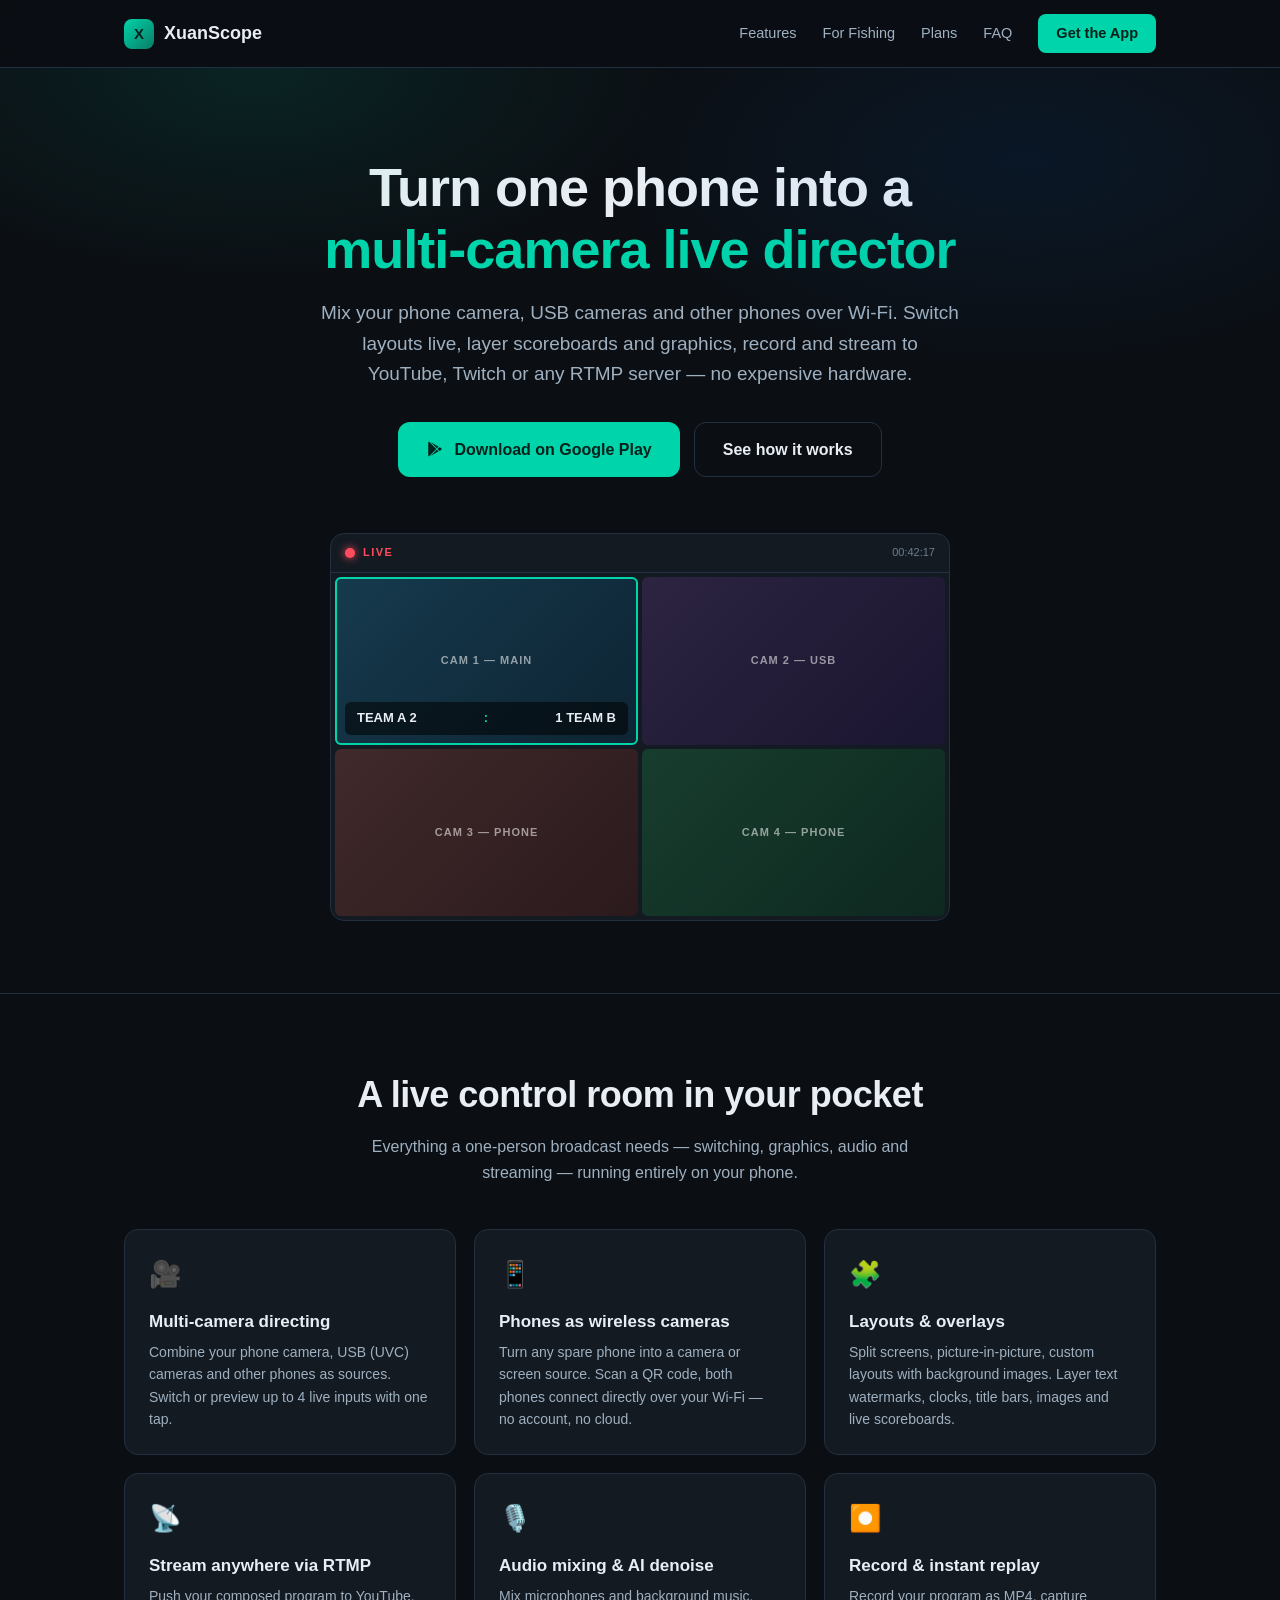
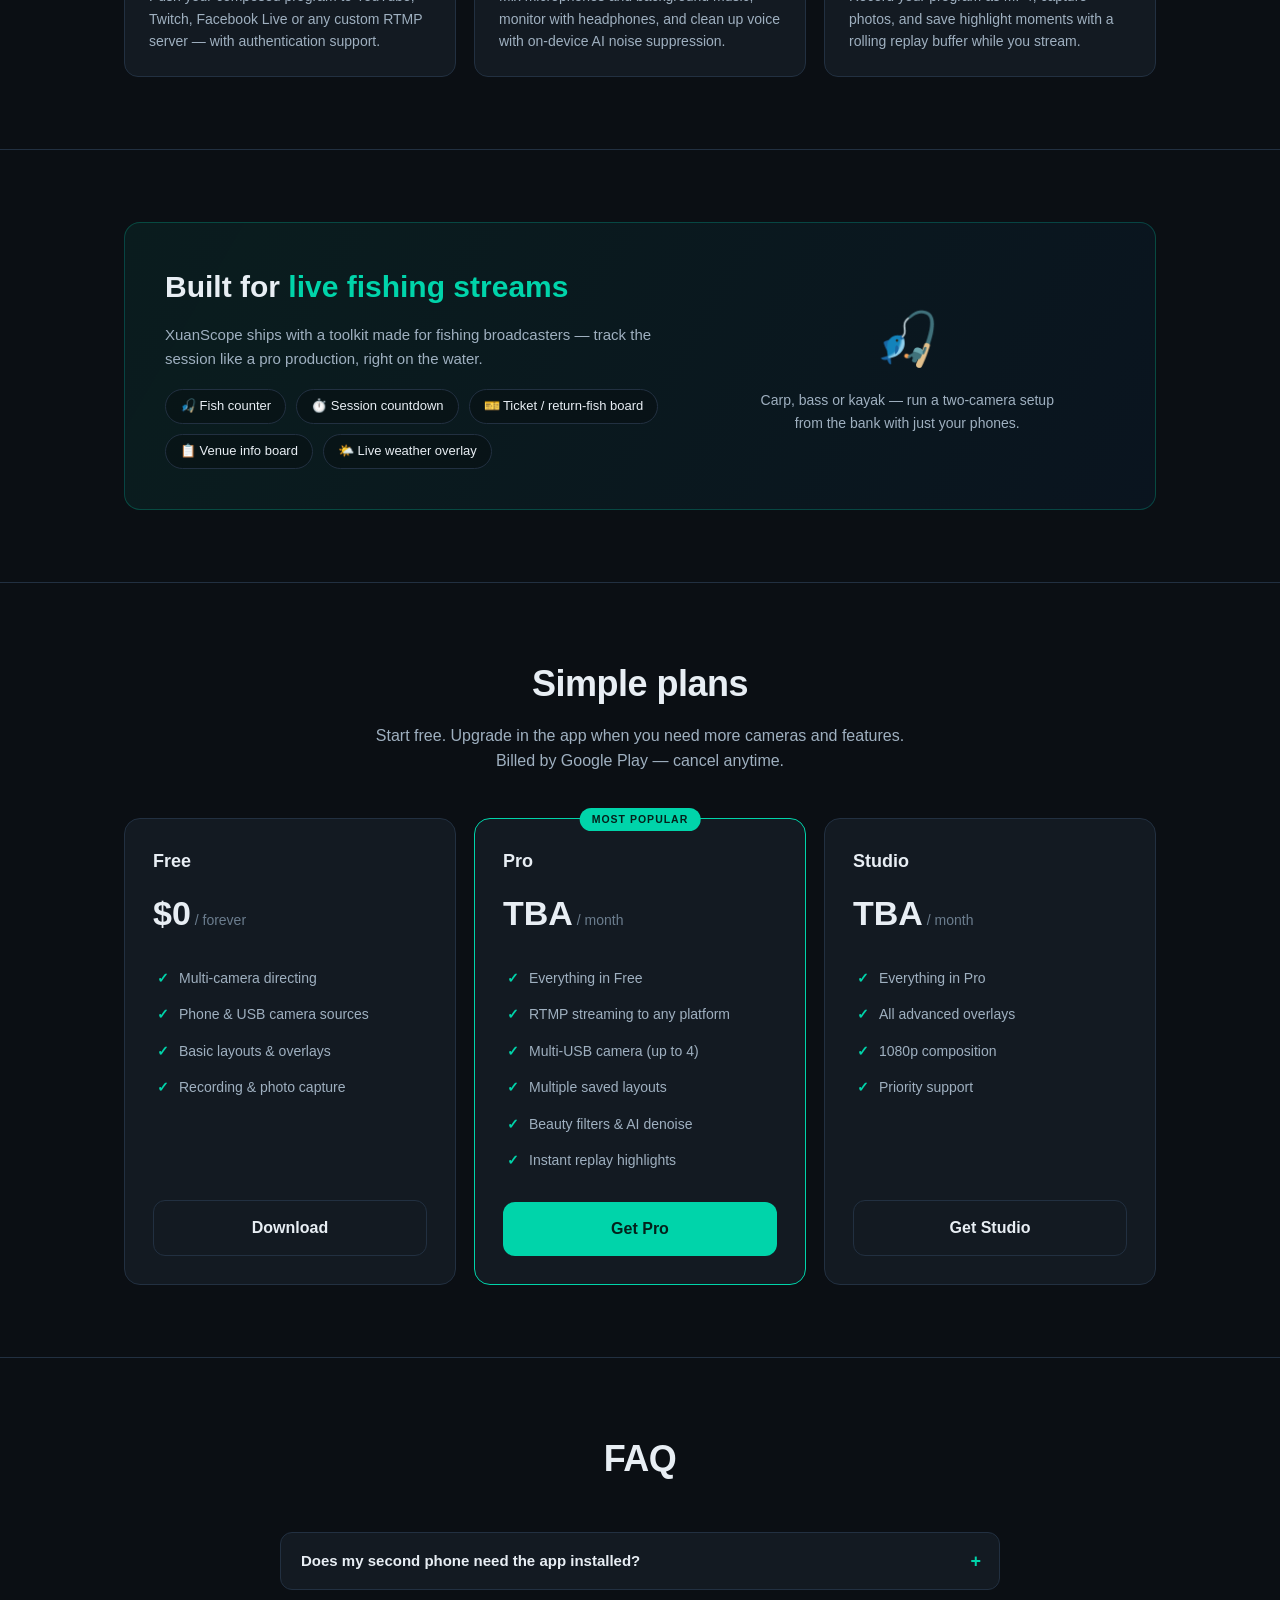
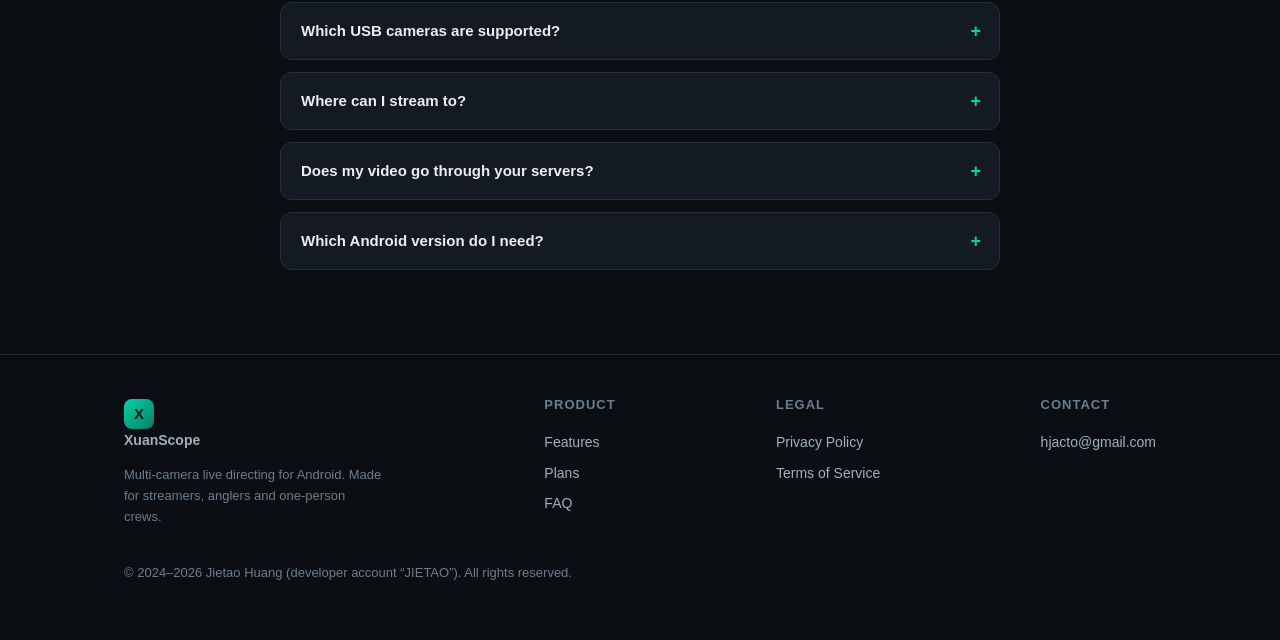
<file: index.html>
<!DOCTYPE html>
<html lang="en">
<head>
  <meta charset="UTF-8">
  <meta name="viewport" content="width=device-width, initial-scale=1.0">
  <title>XuanScope — Turn your phone into a multi-camera live director</title>
  <meta name="description" content="XuanScope turns an Android phone into a multi-camera live switcher: mix your phone camera, USB cameras and other phones, add scoreboards and overlays, and stream to YouTube, Twitch or any RTMP server.">
  <meta property="og:title" content="XuanScope — Multi-camera live director for Android">
  <meta property="og:description" content="One phone. Multiple cameras. Professional live switching, overlays and RTMP streaming.">
  <meta property="og:type" content="website">
  <link rel="stylesheet" href="assets/style.css">
  <link rel="icon" href="data:image/svg+xml,<svg xmlns='http://www.w3.org/2000/svg' viewBox='0 0 100 100'><rect width='100' height='100' rx='22' fill='%2300d4aa'/><text x='50' y='68' font-size='52' text-anchor='middle' font-family='Arial' font-weight='bold' fill='%2304211b'>X</text></svg>">
  <script type="application/ld+json">
  {
    "@context": "https://schema.org",
    "@type": "SoftwareApplication",
    "name": "XuanScope",
    "operatingSystem": "Android",
    "applicationCategory": "MultimediaApplication",
    "offers": { "@type": "Offer", "price": "0", "priceCurrency": "USD" },
    "description": "Multi-camera live directing and video composition for Android."
  }
  </script>
</head>
<body>

<nav>
  <div class="nav-inner">
    <a class="brand" href="./"><span class="brand-badge">X</span>XuanScope</a>
    <div class="nav-links">
      <a href="#features">Features</a>
      <a href="#fishing">For Fishing</a>
      <a href="#plans">Plans</a>
      <a href="#faq">FAQ</a>
      <a class="nav-cta" href="https://play.google.com/store/apps/details?id=com.xuanscope" target="_blank" rel="noopener">Get the App</a>
    </div>
  </div>
</nav>

<header class="hero">
  <div class="container">
    <h1>Turn one phone into a<br><span>multi-camera live director</span></h1>
    <p class="sub">Mix your phone camera, USB cameras and other phones over Wi-Fi. Switch layouts live, layer scoreboards and graphics, record and stream to YouTube, Twitch or any RTMP server — no expensive hardware.</p>
    <div class="hero-ctas">
      <a class="btn-primary" href="https://play.google.com/store/apps/details?id=com.xuanscope" target="_blank" rel="noopener">
        <svg class="play-badge" viewBox="0 0 24 24" fill="currentColor"><path d="M3,20.5V3.5C3,2.91 3.34,2.39 3.84,2.15L13.69,12L3.84,21.85C3.34,21.6 3,21.09 3,20.5M16.81,15.12L6.05,21.34L14.54,12.85L16.81,15.12M20.16,10.81C20.5,11.08 20.75,11.5 20.75,12C20.75,12.5 20.53,12.9 20.18,13.18L17.89,14.5L15.39,12L17.89,9.5L20.16,10.81M6.05,2.66L16.81,8.88L14.54,11.15L6.05,2.66Z"/></svg>
        Download on Google Play
      </a>
      <a class="btn-ghost" href="#features">See how it works</a>
    </div>

    <div class="mockup" aria-hidden="true">
      <div class="mockup-bar">
        <span class="dot live"></span><span class="live-label">LIVE</span>
        <span class="timer">00:42:17</span>
      </div>
      <div class="mockup-grid">
        <div class="pane p1 active"><small>CAM 1 — MAIN</small>
          <div class="mockup-score"><span>TEAM A 2</span><span class="vs">:</span><span>1 TEAM B</span></div>
        </div>
        <div class="pane p2"><small>CAM 2 — USB</small></div>
        <div class="pane p3"><small>CAM 3 — PHONE</small></div>
        <div class="pane p4"><small>CAM 4 — PHONE</small></div>
      </div>
    </div>
  </div>
</header>

<section id="features">
  <div class="container">
    <div class="section-head">
      <h2>A live control room in your pocket</h2>
      <p>Everything a one-person broadcast needs — switching, graphics, audio and streaming — running entirely on your phone.</p>
    </div>
    <div class="grid-3">
      <div class="card"><div class="icon">🎥</div><h3>Multi-camera directing</h3><p>Combine your phone camera, USB (UVC) cameras and other phones as sources. Switch or preview up to 4 live inputs with one tap.</p></div>
      <div class="card"><div class="icon">📱</div><h3>Phones as wireless cameras</h3><p>Turn any spare phone into a camera or screen source. Scan a QR code, both phones connect directly over your Wi-Fi — no account, no cloud.</p></div>
      <div class="card"><div class="icon">🧩</div><h3>Layouts &amp; overlays</h3><p>Split screens, picture-in-picture, custom layouts with background images. Layer text watermarks, clocks, title bars, images and live scoreboards.</p></div>
      <div class="card"><div class="icon">📡</div><h3>Stream anywhere via RTMP</h3><p>Push your composed program to YouTube, Twitch, Facebook Live or any custom RTMP server — with authentication support.</p></div>
      <div class="card"><div class="icon">🎙️</div><h3>Audio mixing &amp; AI denoise</h3><p>Mix microphones and background music, monitor with headphones, and clean up voice with on-device AI noise suppression.</p></div>
      <div class="card"><div class="icon">⏺️</div><h3>Record &amp; instant replay</h3><p>Record your program as MP4, capture photos, and save highlight moments with a rolling replay buffer while you stream.</p></div>
    </div>
  </div>
</section>

<section id="fishing">
  <div class="container">
    <div class="fishing-band">
      <div>
        <h2>Built for <em>live fishing streams</em></h2>
        <p>XuanScope ships with a toolkit made for fishing broadcasters — track the session like a pro production, right on the water.</p>
        <div class="fishing-tags">
          <span class="tag">🎣 Fish counter</span>
          <span class="tag">⏱️ Session countdown</span>
          <span class="tag">🎫 Ticket / return-fish board</span>
          <span class="tag">📋 Venue info board</span>
          <span class="tag">🌤️ Live weather overlay</span>
        </div>
      </div>
      <div class="fishing-visual">
        <div class="big">🎣</div>
        <p style="color:var(--text-dim);font-size:14px;margin-top:8px">Carp, bass or kayak — run a two-camera setup<br>from the bank with just your phones.</p>
      </div>
    </div>
  </div>
</section>

<section id="plans">
  <div class="container">
    <div class="section-head">
      <h2>Simple plans</h2>
      <p>Start free. Upgrade in the app when you need more cameras and features. Billed by Google Play — cancel anytime.</p>
    </div>
    <div class="plan-grid">
      <div class="plan">
        <h3>Free</h3>
        <div class="price">$0<small> / forever</small></div>
        <ul>
          <li>Multi-camera directing</li>
          <li>Phone &amp; USB camera sources</li>
          <li>Basic layouts &amp; overlays</li>
          <li>Recording &amp; photo capture</li>
        </ul>
        <a class="btn-ghost" href="https://play.google.com/store/apps/details?id=com.xuanscope" target="_blank" rel="noopener">Download</a>
      </div>
      <div class="plan highlight">
        <h3>Pro</h3>
        <div class="price">TBA<small> / month</small></div>
        <ul>
          <li>Everything in Free</li>
          <li>RTMP streaming to any platform</li>
          <li>Multi-USB camera (up to 4)</li>
          <li>Multiple saved layouts</li>
          <li>Beauty filters &amp; AI denoise</li>
          <li>Instant replay highlights</li>
        </ul>
        <a class="btn-primary" href="https://play.google.com/store/apps/details?id=com.xuanscope" target="_blank" rel="noopener">Get Pro</a>
      </div>
      <div class="plan">
        <h3>Studio</h3>
        <div class="price">TBA<small> / month</small></div>
        <ul>
          <li>Everything in Pro</li>
          <li>All advanced overlays</li>
          <li>1080p composition</li>
          <li>Priority support</li>
        </ul>
        <a class="btn-ghost" href="https://play.google.com/store/apps/details?id=com.xuanscope" target="_blank" rel="noopener">Get Studio</a>
      </div>
    </div>
  </div>
</section>

<section id="faq">
  <div class="container">
    <div class="section-head"><h2>FAQ</h2></div>
    <div class="faq">
      <details>
        <summary>Does my second phone need the app installed?</summary>
        <div class="faq-body">Yes — install XuanScope on each phone you want to use as a camera. The director phone shows a QR code; the camera phone scans it and connects directly over your local Wi-Fi.</div>
      </details>
      <details>
        <summary>Which USB cameras are supported?</summary>
        <div class="faq-body">Standard UVC devices — webcams and capture cards — work over a USB OTG adapter. Multiple cameras can be mixed depending on your plan.</div>
      </details>
      <details>
        <summary>Where can I stream to?</summary>
        <div class="faq-body">Anywhere that accepts an RTMP stream: YouTube Live, Twitch, Facebook Live, or your own media server. You can also record locally to MP4 without streaming.</div>
      </details>
      <details>
        <summary>Does my video go through your servers?</summary>
        <div class="faq-body">No. XuanScope works entirely on your devices — camera links stay on your local Wi-Fi, and streaming goes directly to the RTMP server you configure. We don't run any media servers. See our <a href="privacy.html">Privacy Policy</a>.</div>
      </details>
      <details>
        <summary>Which Android version do I need?</summary>
        <div class="faq-body">Android 7.0 (API 24) or newer.</div>
      </details>
    </div>
  </div>
</section>

<footer>
  <div class="container">
    <div class="footer-inner">
      <div class="col">
        <a class="brand" href="./"><span class="brand-badge">X</span>XuanScope</a>
        <p style="color:var(--text-faint);font-size:13px;margin-top:10px;max-width:260px">Multi-camera live directing for Android. Made for streamers, anglers and one-person crews.</p>
      </div>
      <div class="col">
        <h4>Product</h4>
        <a href="#features">Features</a>
        <a href="#plans">Plans</a>
        <a href="#faq">FAQ</a>
      </div>
      <div class="col">
        <h4>Legal</h4>
        <a href="privacy.html">Privacy Policy</a>
        <a href="terms.html">Terms of Service</a>
      </div>
      <div class="col">
        <h4>Contact</h4>
        <a href="mailto:hjacto@gmail.com">hjacto@gmail.com</a>
      </div>
    </div>
    <p class="copyright">© 2024–2026 Jietao Huang (developer account “JIETAO”). All rights reserved.</p>
  </div>
</footer>

</body>
</html>
</file>
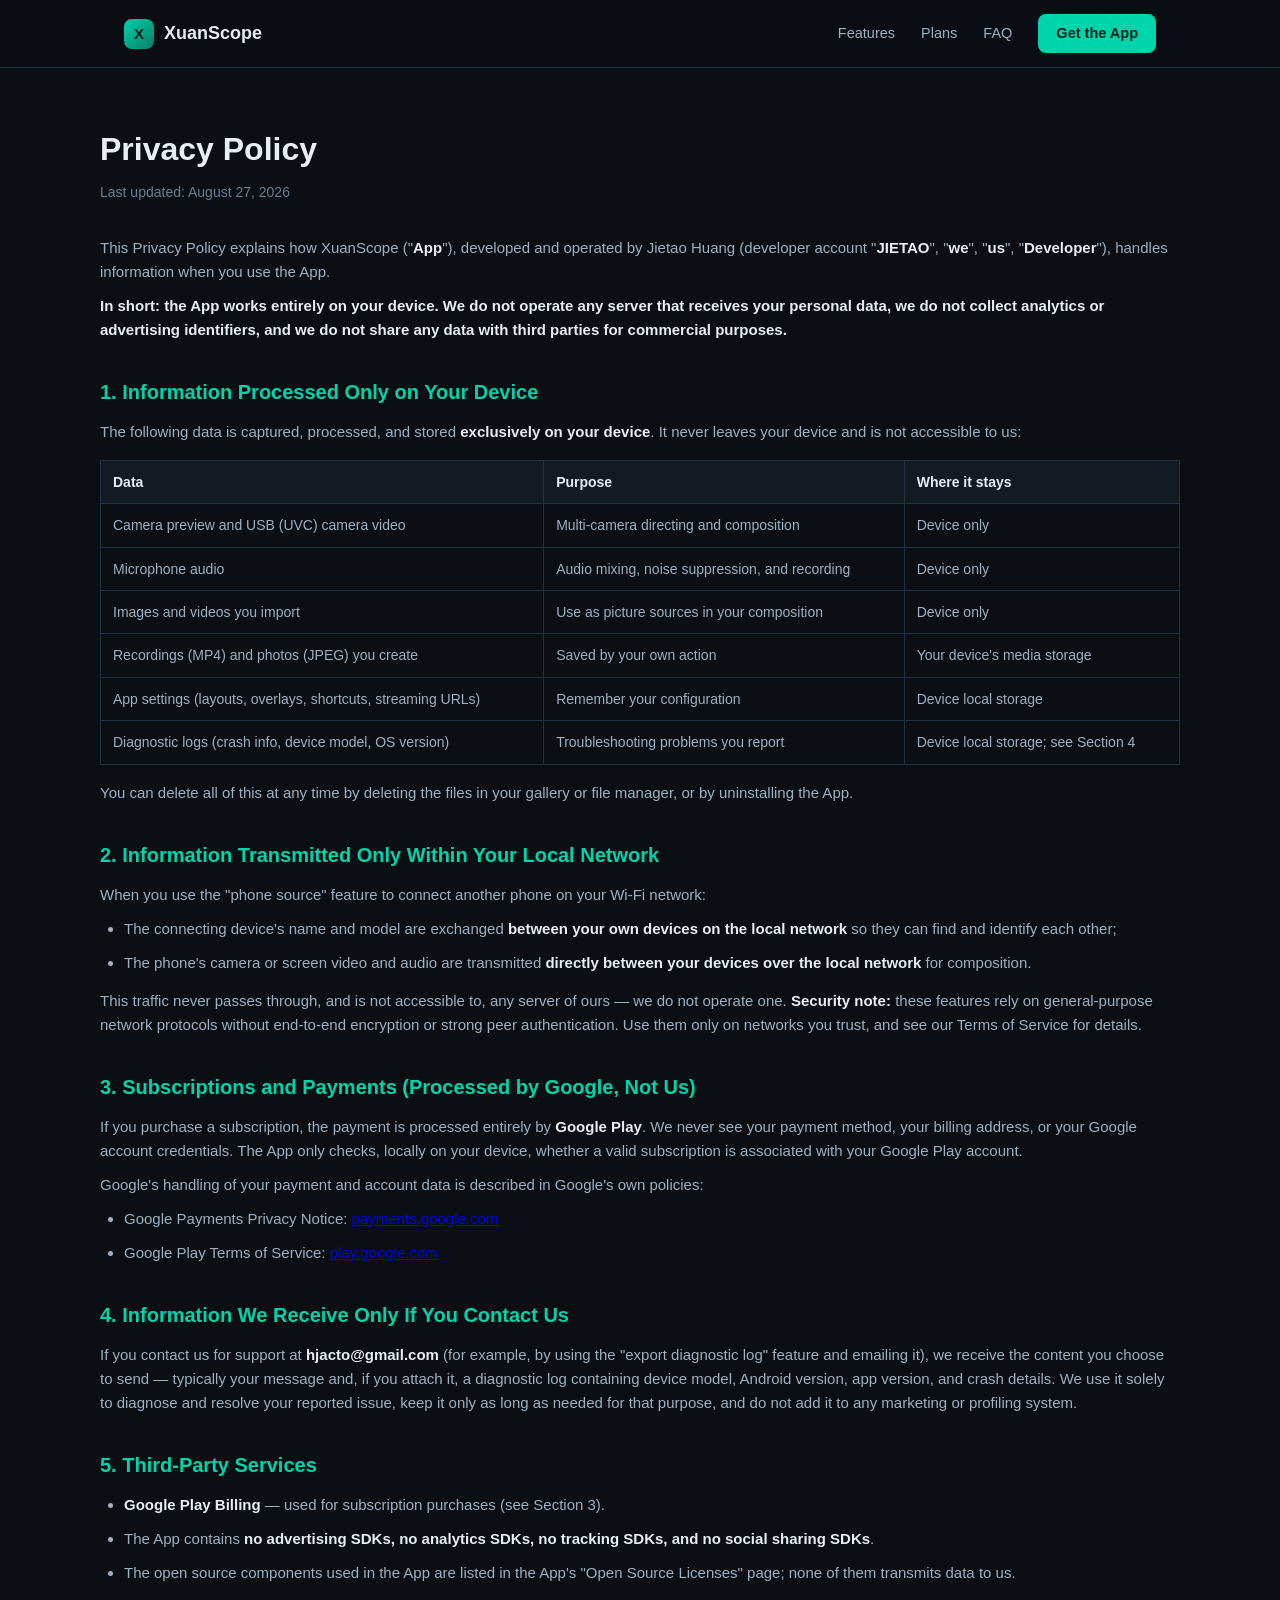
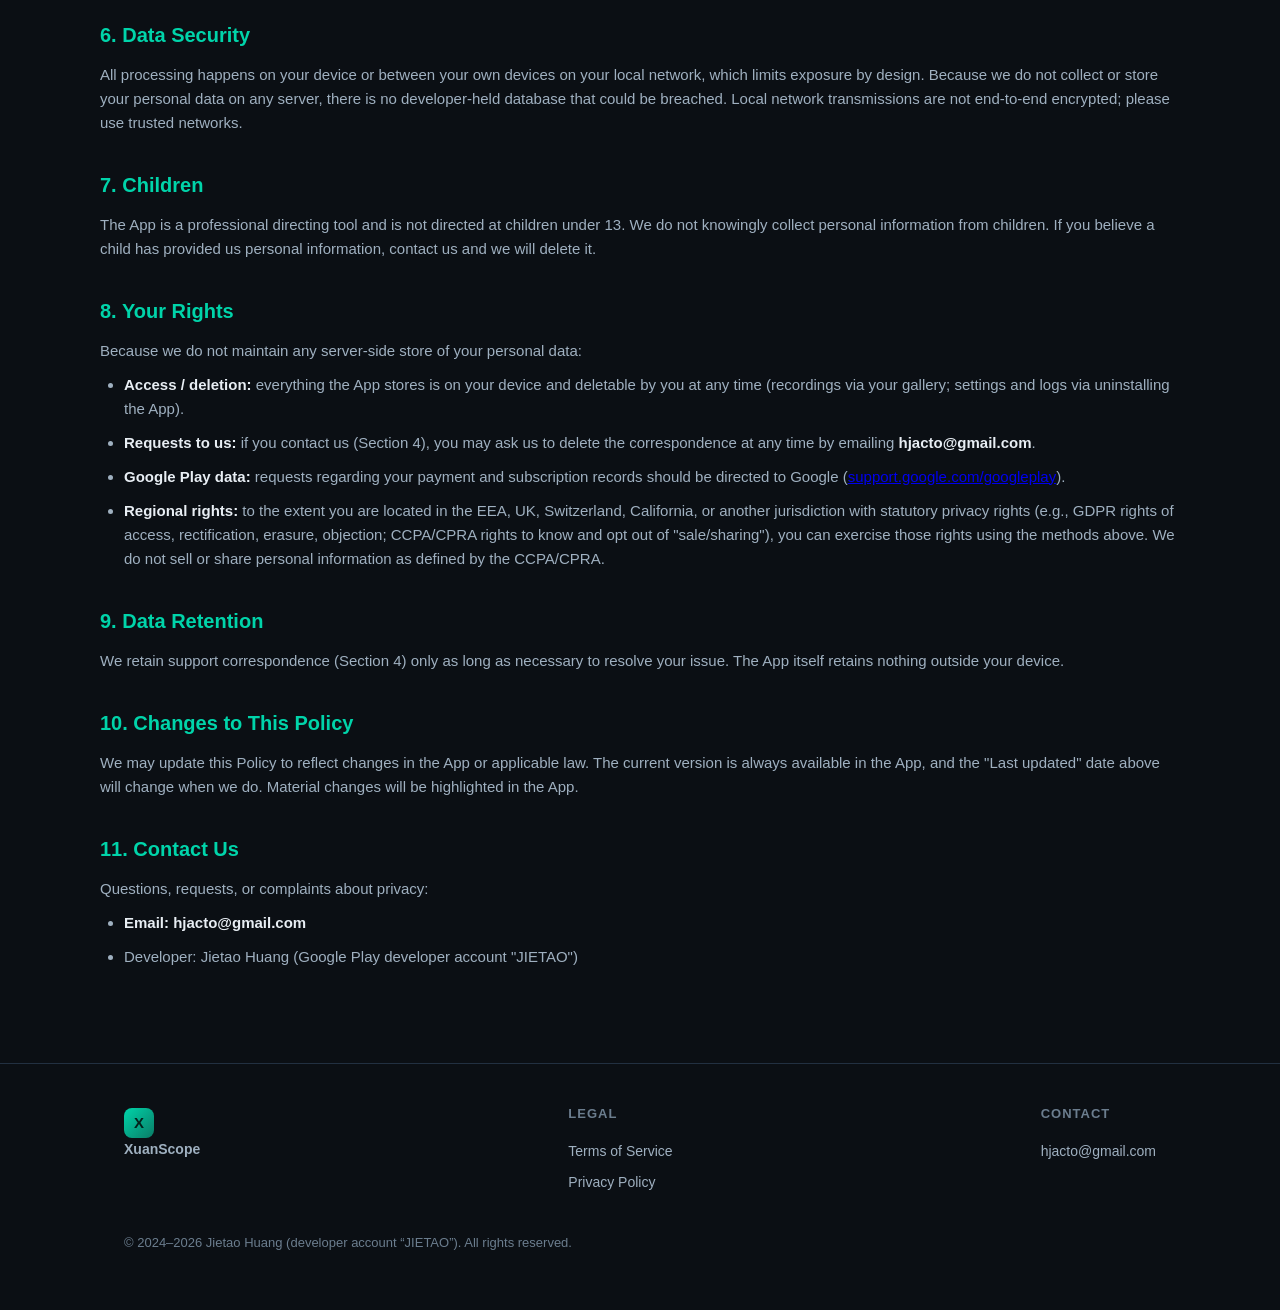
<file: privacy.html>
<!DOCTYPE html>
<html lang="en">
<head>
  <meta charset="UTF-8">
  <meta name="viewport" content="width=device-width, initial-scale=1.0">
  <title>Privacy Policy — XuanScope</title>
  <meta name="description" content="XuanScope privacy policy. The app works entirely on your device; we do not collect your personal data on any server.">
  <link rel="stylesheet" href="assets/style.css">
  <link rel="icon" href="data:image/svg+xml,<svg xmlns='http://www.w3.org/2000/svg' viewBox='0 0 100 100'><rect width='100' height='100' rx='22' fill='%2300d4aa'/><text x='50' y='68' font-size='52' text-anchor='middle' font-family='Arial' font-weight='bold' fill='%2304211b'>X</text></svg>">
</head>
<body>

<nav>
  <div class="nav-inner">
    <a class="brand" href="./"><span class="brand-badge">X</span>XuanScope</a>
    <div class="nav-links">
      <a href="./#features">Features</a>
      <a href="./#plans">Plans</a>
      <a href="./#faq">FAQ</a>
      <a class="nav-cta" href="https://play.google.com/store/apps/details?id=com.xuanscope" target="_blank" rel="noopener">Get the App</a>
    </div>
  </div>
</nav>

<div class="legal container">
  <h1>Privacy Policy</h1>
  <p class="updated">Last updated: August 27, 2026</p>

  <p>This Privacy Policy explains how XuanScope ("<strong>App</strong>"), developed and operated by Jietao Huang (developer account "<strong>JIETAO</strong>", "<strong>we</strong>", "<strong>us</strong>", "<strong>Developer</strong>"), handles information when you use the App.</p>
  <p><strong>In short: the App works entirely on your device. We do not operate any server that receives your personal data, we do not collect analytics or advertising identifiers, and we do not share any data with third parties for commercial purposes.</strong></p>

  <h2>1. Information Processed Only on Your Device</h2>
  <p>The following data is captured, processed, and stored <strong>exclusively on your device</strong>. It never leaves your device and is not accessible to us:</p>
  <table>
    <tr><th>Data</th><th>Purpose</th><th>Where it stays</th></tr>
    <tr><td>Camera preview and USB (UVC) camera video</td><td>Multi-camera directing and composition</td><td>Device only</td></tr>
    <tr><td>Microphone audio</td><td>Audio mixing, noise suppression, and recording</td><td>Device only</td></tr>
    <tr><td>Images and videos you import</td><td>Use as picture sources in your composition</td><td>Device only</td></tr>
    <tr><td>Recordings (MP4) and photos (JPEG) you create</td><td>Saved by your own action</td><td>Your device's media storage</td></tr>
    <tr><td>App settings (layouts, overlays, shortcuts, streaming URLs)</td><td>Remember your configuration</td><td>Device local storage</td></tr>
    <tr><td>Diagnostic logs (crash info, device model, OS version)</td><td>Troubleshooting problems you report</td><td>Device local storage; see Section 4</td></tr>
  </table>
  <p>You can delete all of this at any time by deleting the files in your gallery or file manager, or by uninstalling the App.</p>

  <h2>2. Information Transmitted Only Within Your Local Network</h2>
  <p>When you use the "phone source" feature to connect another phone on your Wi-Fi network:</p>
  <ul>
    <li>The connecting device's name and model are exchanged <strong>between your own devices on the local network</strong> so they can find and identify each other;</li>
    <li>The phone's camera or screen video and audio are transmitted <strong>directly between your devices over the local network</strong> for composition.</li>
  </ul>
  <p>This traffic never passes through, and is not accessible to, any server of ours — we do not operate one. <strong>Security note:</strong> these features rely on general-purpose network protocols without end-to-end encryption or strong peer authentication. Use them only on networks you trust, and see our Terms of Service for details.</p>

  <h2>3. Subscriptions and Payments (Processed by Google, Not Us)</h2>
  <p>If you purchase a subscription, the payment is processed entirely by <strong>Google Play</strong>. We never see your payment method, your billing address, or your Google account credentials. The App only checks, locally on your device, whether a valid subscription is associated with your Google Play account.</p>
  <p>Google's handling of your payment and account data is described in Google's own policies:</p>
  <ul>
    <li>Google Payments Privacy Notice: <a href="https://payments.google.com/payments/apis-secure/get_legal_document?ldo=0&amp;ldt=privacynotice">payments.google.com</a></li>
    <li>Google Play Terms of Service: <a href="https://play.google.com/about/play-terms.html">play.google.com</a></li>
  </ul>

  <h2>4. Information We Receive Only If You Contact Us</h2>
  <p>If you contact us for support at <strong>hjacto@gmail.com</strong> (for example, by using the "export diagnostic log" feature and emailing it), we receive the content you choose to send — typically your message and, if you attach it, a diagnostic log containing device model, Android version, app version, and crash details. We use it solely to diagnose and resolve your reported issue, keep it only as long as needed for that purpose, and do not add it to any marketing or profiling system.</p>

  <h2>5. Third-Party Services</h2>
  <ul>
    <li><strong>Google Play Billing</strong> — used for subscription purchases (see Section 3).</li>
    <li>The App contains <strong>no advertising SDKs, no analytics SDKs, no tracking SDKs, and no social sharing SDKs</strong>.</li>
    <li>The open source components used in the App are listed in the App's "Open Source Licenses" page; none of them transmits data to us.</li>
  </ul>

  <h2>6. Data Security</h2>
  <p>All processing happens on your device or between your own devices on your local network, which limits exposure by design. Because we do not collect or store your personal data on any server, there is no developer-held database that could be breached. Local network transmissions are not end-to-end encrypted; please use trusted networks.</p>

  <h2>7. Children</h2>
  <p>The App is a professional directing tool and is not directed at children under 13. We do not knowingly collect personal information from children. If you believe a child has provided us personal information, contact us and we will delete it.</p>

  <h2>8. Your Rights</h2>
  <p>Because we do not maintain any server-side store of your personal data:</p>
  <ul>
    <li><strong>Access / deletion:</strong> everything the App stores is on your device and deletable by you at any time (recordings via your gallery; settings and logs via uninstalling the App).</li>
    <li><strong>Requests to us:</strong> if you contact us (Section 4), you may ask us to delete the correspondence at any time by emailing <strong>hjacto@gmail.com</strong>.</li>
    <li><strong>Google Play data:</strong> requests regarding your payment and subscription records should be directed to Google (<a href="https://support.google.com/googleplay">support.google.com/googleplay</a>).</li>
    <li><strong>Regional rights:</strong> to the extent you are located in the EEA, UK, Switzerland, California, or another jurisdiction with statutory privacy rights (e.g., GDPR rights of access, rectification, erasure, objection; CCPA/CPRA rights to know and opt out of "sale/sharing"), you can exercise those rights using the methods above. We do not sell or share personal information as defined by the CCPA/CPRA.</li>
  </ul>

  <h2>9. Data Retention</h2>
  <p>We retain support correspondence (Section 4) only as long as necessary to resolve your issue. The App itself retains nothing outside your device.</p>

  <h2>10. Changes to This Policy</h2>
  <p>We may update this Policy to reflect changes in the App or applicable law. The current version is always available in the App, and the "Last updated" date above will change when we do. Material changes will be highlighted in the App.</p>

  <h2>11. Contact Us</h2>
  <p>Questions, requests, or complaints about privacy:</p>
  <ul>
    <li><strong>Email: hjacto@gmail.com</strong></li>
    <li>Developer: Jietao Huang (Google Play developer account "JIETAO")</li>
  </ul>
</div>

<footer>
  <div class="container">
    <div class="footer-inner">
      <div class="col">
        <a class="brand" href="./"><span class="brand-badge">X</span>XuanScope</a>
      </div>
      <div class="col">
        <h4>Legal</h4>
        <a href="terms.html">Terms of Service</a>
        <a href="privacy.html">Privacy Policy</a>
      </div>
      <div class="col">
        <h4>Contact</h4>
        <a href="mailto:hjacto@gmail.com">hjacto@gmail.com</a>
      </div>
    </div>
    <p class="copyright">© 2024–2026 Jietao Huang (developer account “JIETAO”). All rights reserved.</p>
  </div>
</footer>

</body>
</html>
</file>
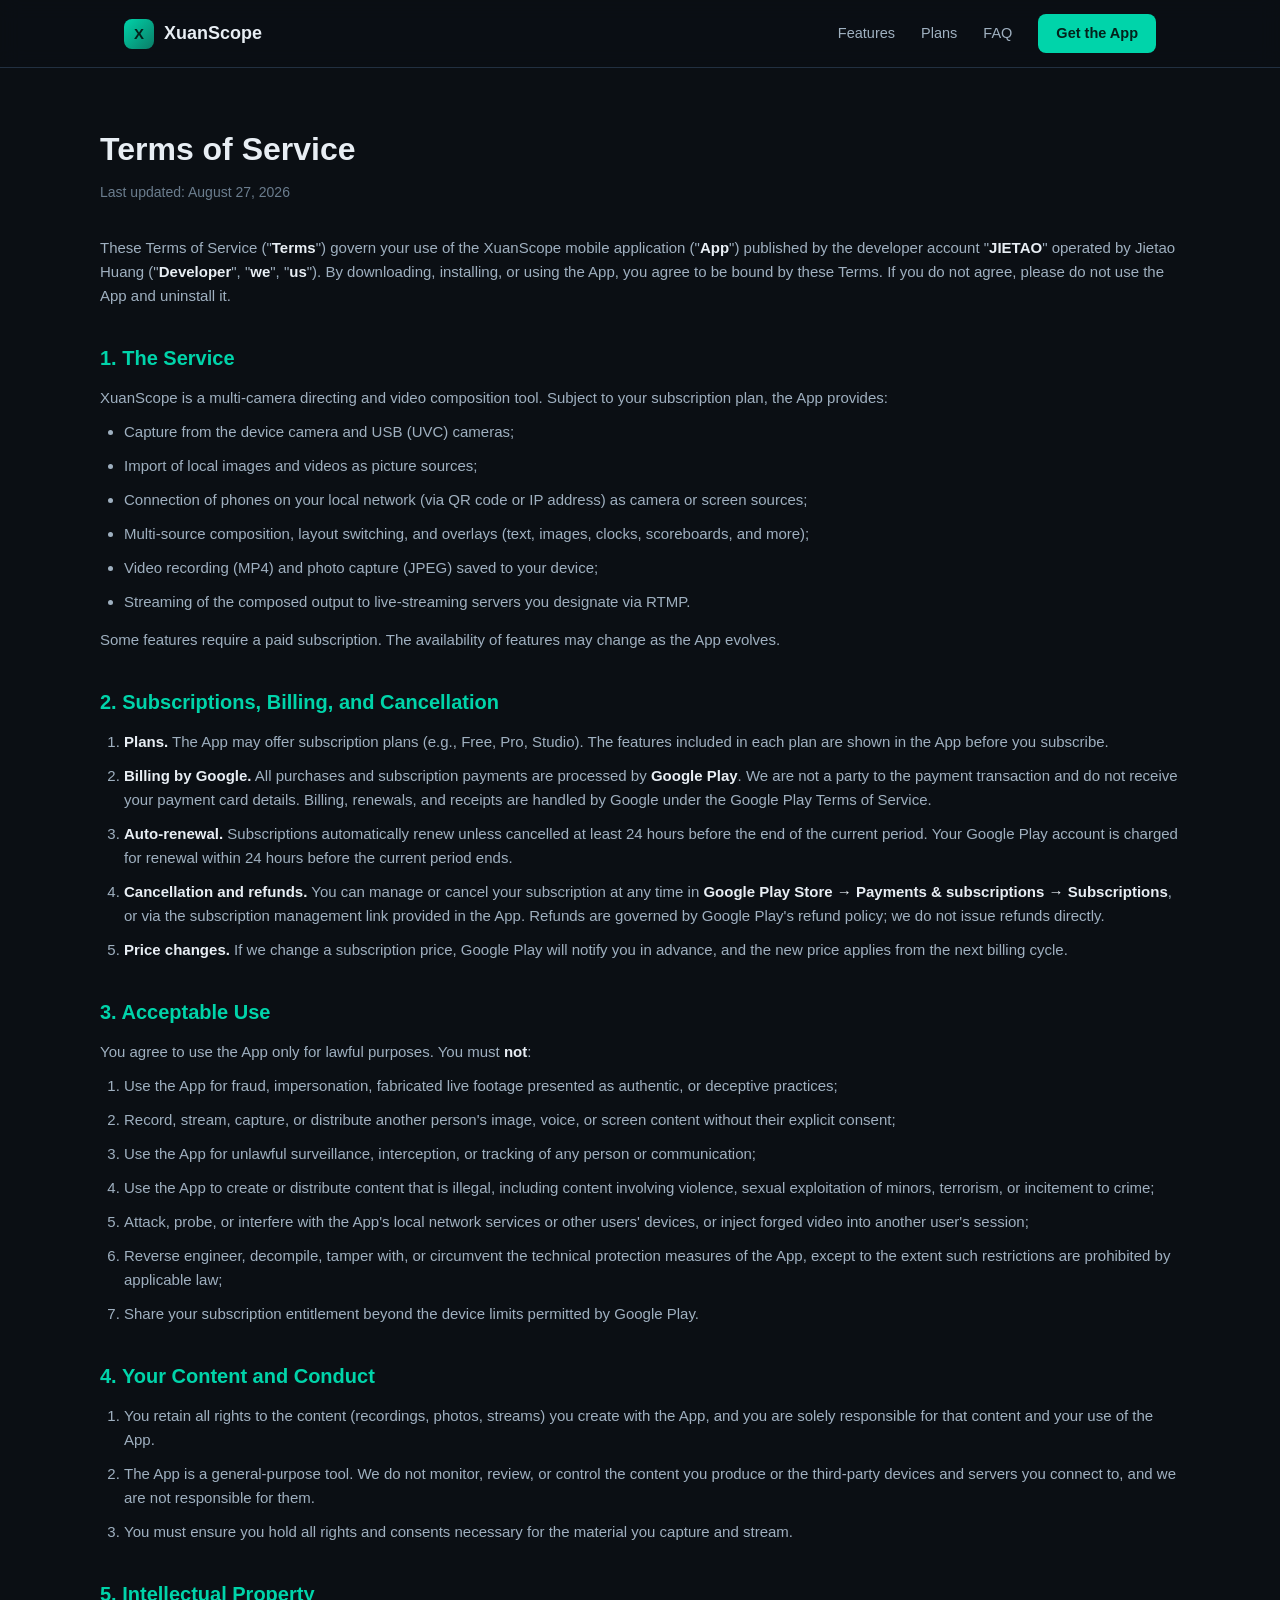
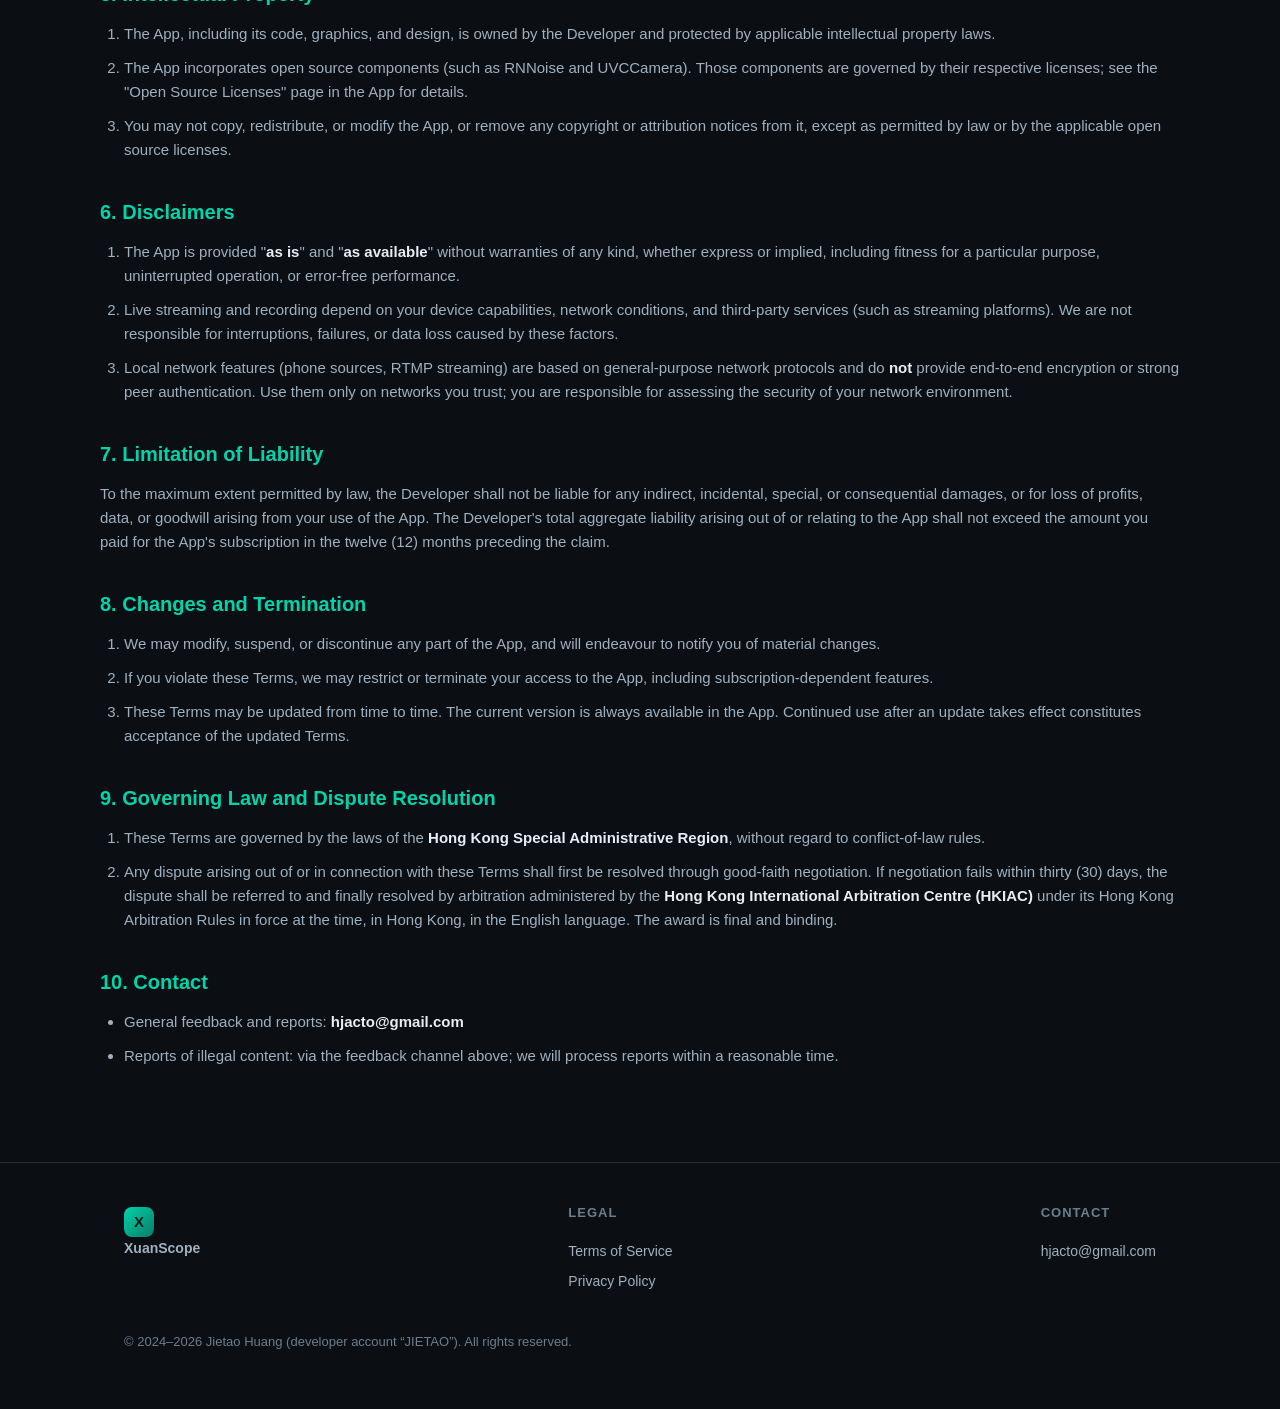
<file: terms.html>
<!DOCTYPE html>
<html lang="en">
<head>
  <meta charset="UTF-8">
  <meta name="viewport" content="width=device-width, initial-scale=1.0">
  <title>Terms of Service — XuanScope</title>
  <meta name="description" content="XuanScope Terms of Service — subscriptions via Google Play, acceptable use, governing law (Hong Kong) and HKIAC arbitration.">
  <link rel="stylesheet" href="assets/style.css">
  <link rel="icon" href="data:image/svg+xml,<svg xmlns='http://www.w3.org/2000/svg' viewBox='0 0 100 100'><rect width='100' height='100' rx='22' fill='%2300d4aa'/><text x='50' y='68' font-size='52' text-anchor='middle' font-family='Arial' font-weight='bold' fill='%2304211b'>X</text></svg>">
</head>
<body>

<nav>
  <div class="nav-inner">
    <a class="brand" href="./"><span class="brand-badge">X</span>XuanScope</a>
    <div class="nav-links">
      <a href="./#features">Features</a>
      <a href="./#plans">Plans</a>
      <a href="./#faq">FAQ</a>
      <a class="nav-cta" href="https://play.google.com/store/apps/details?id=com.xuanscope" target="_blank" rel="noopener">Get the App</a>
    </div>
  </div>
</nav>

<div class="legal container">
  <h1>Terms of Service</h1>
  <p class="updated">Last updated: August 27, 2026</p>

  <p>These Terms of Service ("<strong>Terms</strong>") govern your use of the XuanScope mobile application ("<strong>App</strong>") published by the developer account "<strong>JIETAO</strong>" operated by Jietao Huang ("<strong>Developer</strong>", "<strong>we</strong>", "<strong>us</strong>"). By downloading, installing, or using the App, you agree to be bound by these Terms. If you do not agree, please do not use the App and uninstall it.</p>

  <h2>1. The Service</h2>
  <p>XuanScope is a multi-camera directing and video composition tool. Subject to your subscription plan, the App provides:</p>
  <ul>
    <li>Capture from the device camera and USB (UVC) cameras;</li>
    <li>Import of local images and videos as picture sources;</li>
    <li>Connection of phones on your local network (via QR code or IP address) as camera or screen sources;</li>
    <li>Multi-source composition, layout switching, and overlays (text, images, clocks, scoreboards, and more);</li>
    <li>Video recording (MP4) and photo capture (JPEG) saved to your device;</li>
    <li>Streaming of the composed output to live-streaming servers you designate via RTMP.</li>
  </ul>
  <p>Some features require a paid subscription. The availability of features may change as the App evolves.</p>

  <h2>2. Subscriptions, Billing, and Cancellation</h2>
  <ol>
    <li><strong>Plans.</strong> The App may offer subscription plans (e.g., Free, Pro, Studio). The features included in each plan are shown in the App before you subscribe.</li>
    <li><strong>Billing by Google.</strong> All purchases and subscription payments are processed by <strong>Google Play</strong>. We are not a party to the payment transaction and do not receive your payment card details. Billing, renewals, and receipts are handled by Google under the Google Play Terms of Service.</li>
    <li><strong>Auto-renewal.</strong> Subscriptions automatically renew unless cancelled at least 24 hours before the end of the current period. Your Google Play account is charged for renewal within 24 hours before the current period ends.</li>
    <li><strong>Cancellation and refunds.</strong> You can manage or cancel your subscription at any time in <strong>Google Play Store → Payments &amp; subscriptions → Subscriptions</strong>, or via the subscription management link provided in the App. Refunds are governed by Google Play's refund policy; we do not issue refunds directly.</li>
    <li><strong>Price changes.</strong> If we change a subscription price, Google Play will notify you in advance, and the new price applies from the next billing cycle.</li>
  </ol>

  <h2>3. Acceptable Use</h2>
  <p>You agree to use the App only for lawful purposes. You must <strong>not</strong>:</p>
  <ol>
    <li>Use the App for fraud, impersonation, fabricated live footage presented as authentic, or deceptive practices;</li>
    <li>Record, stream, capture, or distribute another person's image, voice, or screen content without their explicit consent;</li>
    <li>Use the App for unlawful surveillance, interception, or tracking of any person or communication;</li>
    <li>Use the App to create or distribute content that is illegal, including content involving violence, sexual exploitation of minors, terrorism, or incitement to crime;</li>
    <li>Attack, probe, or interfere with the App's local network services or other users' devices, or inject forged video into another user's session;</li>
    <li>Reverse engineer, decompile, tamper with, or circumvent the technical protection measures of the App, except to the extent such restrictions are prohibited by applicable law;</li>
    <li>Share your subscription entitlement beyond the device limits permitted by Google Play.</li>
  </ol>

  <h2>4. Your Content and Conduct</h2>
  <ol>
    <li>You retain all rights to the content (recordings, photos, streams) you create with the App, and you are solely responsible for that content and your use of the App.</li>
    <li>The App is a general-purpose tool. We do not monitor, review, or control the content you produce or the third-party devices and servers you connect to, and we are not responsible for them.</li>
    <li>You must ensure you hold all rights and consents necessary for the material you capture and stream.</li>
  </ol>

  <h2>5. Intellectual Property</h2>
  <ol>
    <li>The App, including its code, graphics, and design, is owned by the Developer and protected by applicable intellectual property laws.</li>
    <li>The App incorporates open source components (such as RNNoise and UVCCamera). Those components are governed by their respective licenses; see the "Open Source Licenses" page in the App for details.</li>
    <li>You may not copy, redistribute, or modify the App, or remove any copyright or attribution notices from it, except as permitted by law or by the applicable open source licenses.</li>
  </ol>

  <h2>6. Disclaimers</h2>
  <ol>
    <li>The App is provided "<strong>as is</strong>" and "<strong>as available</strong>" without warranties of any kind, whether express or implied, including fitness for a particular purpose, uninterrupted operation, or error-free performance.</li>
    <li>Live streaming and recording depend on your device capabilities, network conditions, and third-party services (such as streaming platforms). We are not responsible for interruptions, failures, or data loss caused by these factors.</li>
    <li>Local network features (phone sources, RTMP streaming) are based on general-purpose network protocols and do <strong>not</strong> provide end-to-end encryption or strong peer authentication. Use them only on networks you trust; you are responsible for assessing the security of your network environment.</li>
  </ol>

  <h2>7. Limitation of Liability</h2>
  <p>To the maximum extent permitted by law, the Developer shall not be liable for any indirect, incidental, special, or consequential damages, or for loss of profits, data, or goodwill arising from your use of the App. The Developer's total aggregate liability arising out of or relating to the App shall not exceed the amount you paid for the App's subscription in the twelve (12) months preceding the claim.</p>

  <h2>8. Changes and Termination</h2>
  <ol>
    <li>We may modify, suspend, or discontinue any part of the App, and will endeavour to notify you of material changes.</li>
    <li>If you violate these Terms, we may restrict or terminate your access to the App, including subscription-dependent features.</li>
    <li>These Terms may be updated from time to time. The current version is always available in the App. Continued use after an update takes effect constitutes acceptance of the updated Terms.</li>
  </ol>

  <h2>9. Governing Law and Dispute Resolution</h2>
  <ol>
    <li>These Terms are governed by the laws of the <strong>Hong Kong Special Administrative Region</strong>, without regard to conflict-of-law rules.</li>
    <li>Any dispute arising out of or in connection with these Terms shall first be resolved through good-faith negotiation. If negotiation fails within thirty (30) days, the dispute shall be referred to and finally resolved by arbitration administered by the <strong>Hong Kong International Arbitration Centre (HKIAC)</strong> under its Hong Kong Arbitration Rules in force at the time, in Hong Kong, in the English language. The award is final and binding.</li>
  </ol>

  <h2>10. Contact</h2>
  <ul>
    <li>General feedback and reports: <strong>hjacto@gmail.com</strong></li>
    <li>Reports of illegal content: via the feedback channel above; we will process reports within a reasonable time.</li>
  </ul>
</div>

<footer>
  <div class="container">
    <div class="footer-inner">
      <div class="col">
        <a class="brand" href="./"><span class="brand-badge">X</span>XuanScope</a>
      </div>
      <div class="col">
        <h4>Legal</h4>
        <a href="terms.html">Terms of Service</a>
        <a href="privacy.html">Privacy Policy</a>
      </div>
      <div class="col">
        <h4>Contact</h4>
        <a href="mailto:hjacto@gmail.com">hjacto@gmail.com</a>
      </div>
    </div>
    <p class="copyright">© 2024–2026 Jietao Huang (developer account “JIETAO”). All rights reserved.</p>
  </div>
</footer>

</body>
</html>
</file>
<file: assets/style.css>
:root {
  --bg: #0b0f14;
  --bg-card: #131a22;
  --bg-card-hover: #182230;
  --border: #223041;
  --text: #e8eef4;
  --text-dim: #9fb0c0;
  --text-faint: #6b7d8e;
  --accent: #00d4aa;
  --accent-dim: #00a383;
  --live: #ff4d5e;
  --font: -apple-system, BlinkMacSystemFont, "Segoe UI", Roboto, "Helvetica Neue", Arial, sans-serif;
}

* { margin: 0; padding: 0; box-sizing: border-box; }

html { scroll-behavior: smooth; }

body {
  background: var(--bg);
  color: var(--text);
  font-family: var(--font);
  line-height: 1.6;
  -webkit-font-smoothing: antialiased;
}

.container { max-width: 1080px; margin: 0 auto; padding: 0 24px; }

/* ---------- Nav ---------- */
nav {
  position: sticky; top: 0; z-index: 100;
  background: rgba(11, 15, 20, 0.85);
  backdrop-filter: blur(10px);
  border-bottom: 1px solid var(--border);
}
.nav-inner {
  display: flex; align-items: center; justify-content: space-between;
  padding: 14px 24px; max-width: 1080px; margin: 0 auto;
}
.brand { display: flex; align-items: center; gap: 10px; font-weight: 700; font-size: 18px; color: var(--text); text-decoration: none; }
.brand-badge {
  width: 30px; height: 30px; border-radius: 8px;
  background: linear-gradient(135deg, var(--accent), #0a7c66);
  display: flex; align-items: center; justify-content: center;
  color: #04211b; font-weight: 800; font-size: 15px;
}
.nav-links { display: flex; gap: 26px; align-items: center; }
.nav-links a { color: var(--text-dim); text-decoration: none; font-size: 14.5px; }
.nav-links a:hover { color: var(--text); }
.nav-cta {
  background: var(--accent); color: #04211b !important;
  padding: 8px 18px; border-radius: 8px; font-weight: 600; font-size: 14px;
}
.nav-cta:hover { background: var(--accent-dim); }

/* ---------- Hero ---------- */
.hero { padding: 88px 0 72px; text-align: center; position: relative; overflow: hidden; }
.hero::before {
  content: ""; position: absolute; inset: 0;
  background:
    radial-gradient(600px 300px at 20% 0%, rgba(0, 212, 170, 0.10), transparent 70%),
    radial-gradient(600px 300px at 80% 10%, rgba(0, 120, 255, 0.08), transparent 70%);
  pointer-events: none;
}
.hero h1 { font-size: clamp(34px, 5vw, 54px); line-height: 1.15; font-weight: 800; letter-spacing: -1px; }
.hero h1 span { color: var(--accent); }
.hero p.sub { color: var(--text-dim); font-size: clamp(16px, 2vw, 19px); max-width: 640px; margin: 18px auto 0; }
.hero-ctas { margin-top: 32px; display: flex; gap: 14px; justify-content: center; flex-wrap: wrap; }

.btn-primary {
  display: inline-flex; align-items: center; gap: 10px;
  background: var(--accent); color: #04211b;
  padding: 14px 28px; border-radius: 12px; font-weight: 700; font-size: 16px;
  text-decoration: none; transition: transform 0.15s, background 0.15s;
}
.btn-primary:hover { background: var(--accent-dim); transform: translateY(-2px); }
.btn-ghost {
  display: inline-flex; align-items: center;
  border: 1px solid var(--border); color: var(--text);
  padding: 14px 28px; border-radius: 12px; font-weight: 600; font-size: 16px;
  text-decoration: none; transition: border-color 0.15s;
}
.btn-ghost:hover { border-color: var(--accent); }

.play-badge { width: 18px; height: 18px; }

/* multiview mockup (pure CSS) */
.mockup {
  margin: 56px auto 0; max-width: 620px;
  border: 1px solid var(--border); border-radius: 14px; overflow: hidden;
  background: var(--bg-card);
}
.mockup-bar {
  display: flex; align-items: center; gap: 8px;
  padding: 10px 14px; border-bottom: 1px solid var(--border);
}
.dot { width: 10px; height: 10px; border-radius: 50%; background: var(--border); }
.dot.live { background: var(--live); box-shadow: 0 0 8px var(--live); }
.mockup-bar .live-label { font-size: 11px; font-weight: 700; color: var(--live); letter-spacing: 1.5px; }
.mockup-bar .timer { margin-left: auto; font-size: 11px; color: var(--text-faint); font-variant-numeric: tabular-nums; }
.mockup-grid {
  display: grid; grid-template-columns: 1fr 1fr; gap: 4px; padding: 4px;
  aspect-ratio: 16 / 9;
}
.pane { border-radius: 6px; position: relative; overflow: hidden; display: flex; align-items: center; justify-content: center; }
.pane small { font-size: 11px; color: rgba(255,255,255,0.55); font-weight: 600; letter-spacing: 1px; }
.pane.active { outline: 2px solid var(--accent); outline-offset: -2px; }
.pane.p1 { background: linear-gradient(135deg, #163a4d, #0d2433); }
.pane.p2 { background: linear-gradient(135deg, #2c2440, #1a1530); }
.pane.p3 { background: linear-gradient(135deg, #40292a, #2b1a1c); }
.pane.p4 { background: linear-gradient(135deg, #173d2e, #0e281f); }
.mockup-score {
  position: absolute; bottom: 10px; left: 10px; right: 10px;
  display: flex; justify-content: space-between; align-items: center;
  background: rgba(0,0,0,0.55); border-radius: 6px; padding: 6px 12px;
  font-size: 13px; font-weight: 700;
}
.mockup-score .vs { color: var(--accent); }

/* ---------- Sections ---------- */
section { padding: 72px 0; border-top: 1px solid var(--border); }
.section-head { text-align: center; margin-bottom: 44px; }
.section-head h2 { font-size: clamp(26px, 3.5vw, 36px); font-weight: 800; letter-spacing: -0.5px; }
.section-head p { color: var(--text-dim); margin-top: 10px; max-width: 560px; margin-left: auto; margin-right: auto; }

.grid-3 { display: grid; grid-template-columns: repeat(3, 1fr); gap: 18px; }
.card {
  background: var(--bg-card); border: 1px solid var(--border); border-radius: 14px;
  padding: 24px; transition: border-color 0.2s, background 0.2s;
}
.card:hover { border-color: var(--accent-dim); background: var(--bg-card-hover); }
.card .icon { font-size: 26px; }
.card h3 { font-size: 17px; margin: 12px 0 6px; }
.card p { font-size: 14px; color: var(--text-dim); }

/* fishing band */
.fishing-band {
  background: linear-gradient(120deg, rgba(0,212,170,0.07), rgba(0,120,255,0.05));
  border: 1px solid rgba(0,212,170,0.25);
  border-radius: 16px; padding: 40px;
  display: grid; grid-template-columns: 1.2fr 1fr; gap: 36px; align-items: center;
}
.fishing-band h2 { font-size: clamp(22px, 3vw, 30px); font-weight: 800; }
.fishing-band h2 em { color: var(--accent); font-style: normal; }
.fishing-band p { color: var(--text-dim); font-size: 15px; margin-top: 12px; }
.fishing-tags { display: flex; flex-wrap: wrap; gap: 10px; margin-top: 18px; }
.tag {
  border: 1px solid var(--border); background: rgba(0,0,0,0.25);
  border-radius: 999px; padding: 6px 14px; font-size: 13px; color: var(--text);
}
.fishing-visual { text-align: center; }
.fishing-visual .big { font-size: 52px; }

/* ---------- Pricing ---------- */
.plan-grid { display: grid; grid-template-columns: repeat(3, 1fr); gap: 18px; align-items: stretch; }
.plan { background: var(--bg-card); border: 1px solid var(--border); border-radius: 16px; padding: 28px; display: flex; flex-direction: column; }
.plan.highlight { border-color: var(--accent); position: relative; }
.plan.highlight::before {
  content: "MOST POPULAR"; position: absolute; top: -11px; left: 50%; transform: translateX(-50%);
  background: var(--accent); color: #04211b; font-size: 10.5px; font-weight: 800;
  padding: 3px 12px; border-radius: 999px; letter-spacing: 1px;
}
.plan h3 { font-size: 18px; }
.plan .price { font-size: 34px; font-weight: 800; margin: 10px 0 2px; }
.plan .price small { font-size: 14px; color: var(--text-faint); font-weight: 500; }
.plan ul { list-style: none; margin: 18px 0 24px; flex: 1; }
.plan li { font-size: 14px; color: var(--text-dim); padding: 7px 0 7px 26px; position: relative; }
.plan li::before { content: "✓"; position: absolute; left: 4px; color: var(--accent); font-weight: 700; }
.plan .btn-primary, .plan .btn-ghost { justify-content: center; }

/* ---------- FAQ ---------- */
.faq { max-width: 720px; margin: 0 auto; }
.faq details { border: 1px solid var(--border); border-radius: 12px; background: var(--bg-card); margin-bottom: 12px; overflow: hidden; }
.faq summary { cursor: pointer; padding: 16px 20px; font-weight: 600; font-size: 15px; list-style: none; position: relative; padding-right: 44px; }
.faq summary::-webkit-details-marker { display: none; }
.faq summary::after { content: "+"; position: absolute; right: 18px; top: 50%; transform: translateY(-50%); color: var(--accent); font-size: 18px; font-weight: 700; }
.faq details[open] summary::after { content: "–"; }
.faq .faq-body { padding: 0 20px 18px; color: var(--text-dim); font-size: 14.5px; }

/* ---------- Footer ---------- */
footer { border-top: 1px solid var(--border); padding: 40px 0 56px; }
.footer-inner { display: flex; flex-wrap: wrap; justify-content: space-between; gap: 24px; align-items: flex-start; }
footer .col h4 { font-size: 13px; color: var(--text-faint); text-transform: uppercase; letter-spacing: 1px; margin-bottom: 12px; }
footer .col a { display: block; color: var(--text-dim); text-decoration: none; font-size: 14px; padding: 4px 0; }
footer .col a:hover { color: var(--accent); }
.copyright { margin-top: 36px; color: var(--text-faint); font-size: 13px; }

/* ---------- Legal pages ---------- */
.legal { padding: 56px 0 80px; }
.legal h1 { font-size: 32px; margin-bottom: 6px; }
.legal .updated { color: var(--text-faint); font-size: 14px; margin-bottom: 32px; }
.legal h2 { font-size: 20px; margin: 34px 0 12px; color: var(--accent); }
.legal h3 { font-size: 16px; margin: 22px 0 8px; }
.legal p, .legal li { color: var(--text-dim); font-size: 15px; margin-bottom: 10px; }
.legal ul, .legal ol { padding-left: 24px; margin-bottom: 14px; }
.legal table { width: 100%; border-collapse: collapse; margin: 16px 0; font-size: 14px; }
.legal th, .legal td { border: 1px solid var(--border); padding: 10px 12px; text-align: left; color: var(--text-dim); }
.legal th { background: var(--bg-card); color: var(--text); }
.legal strong { color: var(--text); }
.legal hr { border: none; border-top: 1px solid var(--border); margin: 28px 0; }

/* ---------- Responsive ---------- */
@media (max-width: 860px) {
  .grid-3, .plan-grid { grid-template-columns: 1fr; }
  .fishing-band { grid-template-columns: 1fr; padding: 28px; }
  .nav-links a:not(.nav-cta) { display: none; }
}
</file>
